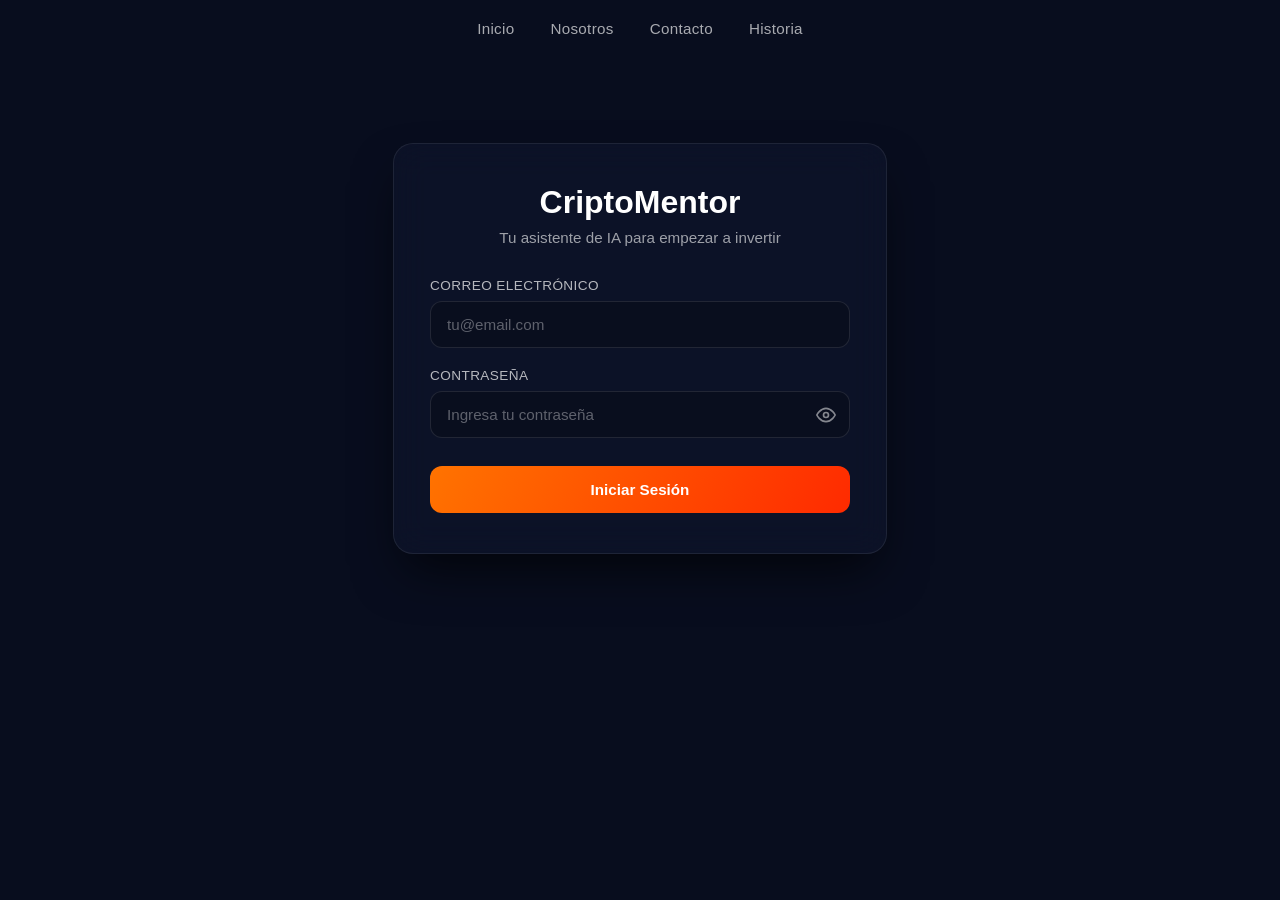
<file: index.html>
<!DOCTYPE html>
<html lang="en">
<head>
    <meta charset="UTF-8">
    <meta name="viewport" content="width=device-width, initial-scale=1.0">
    <title>CriptoMentor - Iniciar Sesion</title>
    <link rel="stylesheet" href="index.css">
</head>
<body>
    <header class="site-header">
    <nav class="main-nav">
<a href="pages/Inicio.html">Inicio</a>
<a href="pages/nosotros.html">Nosotros</a>
<a href="pages/404.html">Contacto</a>
<a href="pages/historia.html">Historia</a>
      </nav>
</header>
<main class="login-container">
        <div class="login-header">
            <h1 class="login-logo">CriptoMentor</h1>
            <p class="login-subtitle">Tu asistente de IA para empezar a invertir</p>
        </div>
        <form class="login-form" id="loginform">
            <div class="form-group">
                <label for="email">correo electrónico</label>
                <input type="email" id="email" name="email" placeholder="tu@email.com" autocomplete="email" required>
            </div>
            <div class="form-group">
                <label for="password">contraseña</label>
                <div class="password-wrapper">
                    <input type="password" id="password" name="password" placeholder="Ingresa tu contraseña" autocomplete="current-password" required>
                    <button type="button" class="toggle-password" id="togglePassword" aria-label="Mostrar contraseña">
                        <svg class="icon-eye" id="iconEye" xmlns="http://www.w3.org/2000/svg" width="20" height="20" viewBox="0 0 24 24">
                            <path d="M1 12s4-8 11-8 11 8 11 8-4 8-11 8-11-8-11-8z"></path>
                            <circle cx="12" cy="12" r="3"></circle>
                        </svg>
                        <svg class="icon-eye-off" id="iconEyeOff" xmlns="http://www.w3.org/2000/svg" width="20" height="20" viewBox="0 0 24 24" hidden>
                            <path d="M17.94 17.94A10.07 10.07 0 0 1 12 20c-7 0-11-8-11-8a18.45 18.45 0 0 1 5.06-5.94"></path>
                            <line x1="1" y1="1" x2="23" y2="23"></line>
                        </svg>
                    </button>
                </div>
            </div>
            <button type="submit" class="btn-login">Iniciar Sesión</button>
        </form>
</main>

<script>
    const togglePassword = document.getElementById('togglePassword');
    const passwordInput = document.getElementById('password');
    const iconEye = document.getElementById('iconEye');
    const iconEyeOff = document.getElementById('iconEyeOff');

    togglePassword.addEventListener('click', () => {
      const ishidden = passwordInput.getAttribute('type') === 'password';
      passwordInput.setAttribute('type', ishidden ? 'text' : 'password');
      iconEye.hidden = !ishidden;
      iconEyeOff.hidden = !ishidden;
      togglePassword.setAttribute('aria-label', ishidden ? 'Ocultar contraseña' : 'Mostrar contraseña');
    });
</script>
</body>
</html>
</file>
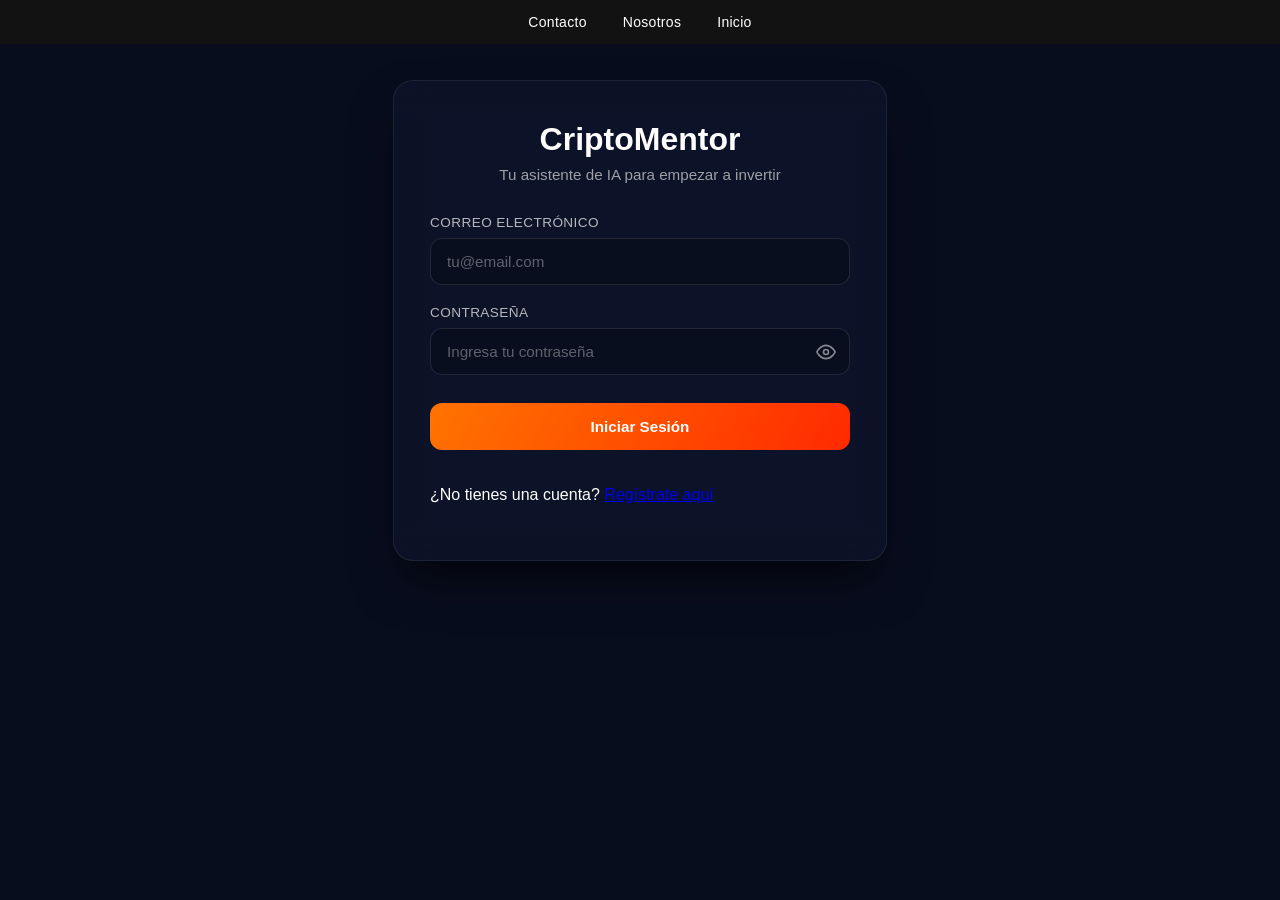
<file: pages/index.html>
<!DOCTYPE html>
<html lang="es">
<head>
    <link rel="stylesheet" href="../index.css">
    <meta charset="UTF-8">
    <meta name="viewport" content="width=device-width, initial-scale=1.0">
    <title>CriptoMentor - Iniciar Sesión</title>
    <style>
        .top-links-bar {
            position: fixed;
            top: 0;
            left: 0;
            width: 100%;
            background-color: #121212;
            padding: 14px 0;
            z-index: 1000;
        }

        .top-links-container {
            display: flex;
            justify-content: center;
            gap: 36px;
            padding: 0 20px;
        }

        .top-link {
            color: #ffffff;
            text-decoration: none;
            font-size: 14px;
            font-weight: 500;
            letter-spacing: 0.3px;
            transition: opacity 0.2s ease;
        }

        .top-link:hover {
            opacity: 0.65;
            text-decoration: underline;
        }

        .top-link:focus-visible {
            outline: 2px solid #ffffff;
            outline-offset: 3px;
            border-radius: 2px;
        }

        @media (max-width: 480px) {
            .top-links-container {
                gap: 20px;
            }
            .top-link {
                font-size: 13px;
            }
        }
    </style>
</head>
<body>

    <nav class="top-links-bar">
        <div class="top-links-container">
            <a href="contacto.html" class="top-link">Contacto</a>
            <a href="nosotros.html" class="top-link">Nosotros</a>
            <a href="Inicio.html" class="top-link">Inicio</a>
        </div>
    </nav>

    <main class="login-container">
        <div class="login-header">
            <h1 class="login-logo">CriptoMentor</h1>
            <p class="login-subtitle">Tu asistente de IA para empezar a invertir</p>
        </div>
        <form class="login-form" id="loginform">
            <div class="form-group">
                <label for="email">correo electrónico</label>
                <input type="email" id="email" name="email" placeholder="tu@email.com" autocomplete="email" required>
            </div>
            <div class="form-group">
                <label for="password">contraseña</label>
                <div class="password-wrapper">
                    <input type="password" id="password" name="password" placeholder="Ingresa tu contraseña" autocomplete="current-password" required>
                    <button type="button" class="toggle-password" id="togglePassword" aria-label="Mostrar contraseña">
                        <svg class="icon-eye" id="iconEye" xmlns="http://www.w3.org/2000/svg" width="20" height="20" viewBox="0 0 24 24" fill="none" stroke="currentColor" stroke-width="2" stroke-linecap="round" stroke-linejoin="round">
                            <path d="M1 12s4-8 11-8 11 8 11 8-4 8-11 8-11-8-11-8z"></path>
                            <circle cx="12" cy="12" r="3"></circle>
                        </svg>
                        <svg class="icon-eye-off" id="iconEyeOff" xmlns="http://www.w3.org/2000/svg" width="20" height="20" viewBox="0 0 24 24" fill="none" stroke="currentColor" stroke-width="2" stroke-linecap="round" stroke-linejoin="round" hidden>
                            <path d="M17.94 17.94A10.07 10.07 0 0 1 12 20c-7 0-11-8-11-8a18.45 18.45 0 0 1 5.06-5.94M9.9 4.24A9.12 9.12 0 0 1 12 4c7 0 11 8 11 8a18.5 18.5 0 0 1-2.16 3.19m-6.72-1.07a3 3 0 1 1-4.24-4.24"></path>
                            <line x1="1" y1="1" x2="23" y2="23"></line>
                        </svg>
                    </button>
                </div>
            </div>
            <button type="submit" class="btn-login">Iniciar Sesión</button>
            <p class="register-text">
                ¿No tienes una cuenta? <a href="register.html">Regístrate aquí</a>
            </p>
        </form>
    </main>

    <script>
        const togglePassword = document.getElementById('togglePassword');
        const passwordInput = document.getElementById('password');
        const iconEye = document.getElementById('iconEye');
        const iconEyeOff = document.getElementById('iconEyeOff');

        togglePassword.addEventListener('click', () => {
            const isHidden = passwordInput.getAttribute('type') === 'password';
            passwordInput.setAttribute('type', isHidden ? 'text' : 'password');
            iconEye.hidden = isHidden;
            iconEyeOff.hidden = !isHidden;
            togglePassword.setAttribute('aria-label', isHidden ? 'Ocultar contraseña' : 'Mostrar contraseña');
        });
    </script>

</body>
</html>
</file>
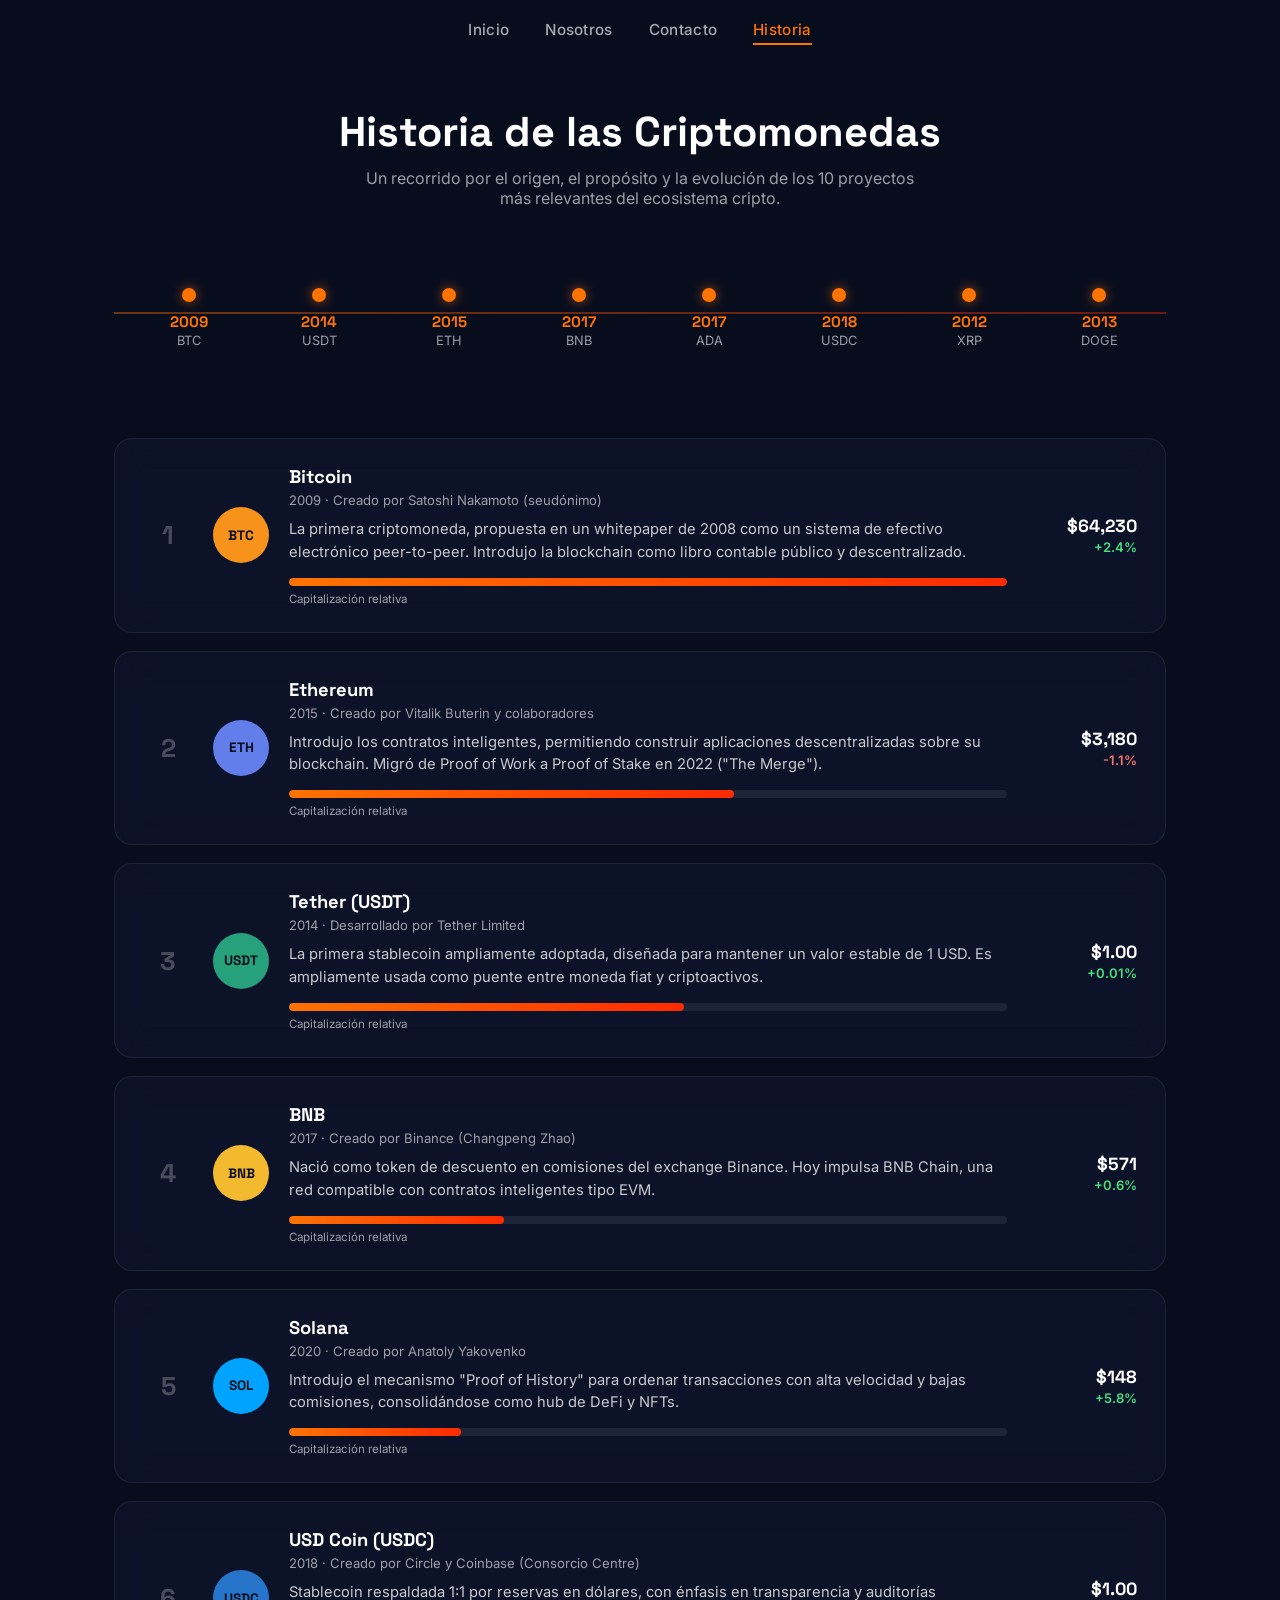
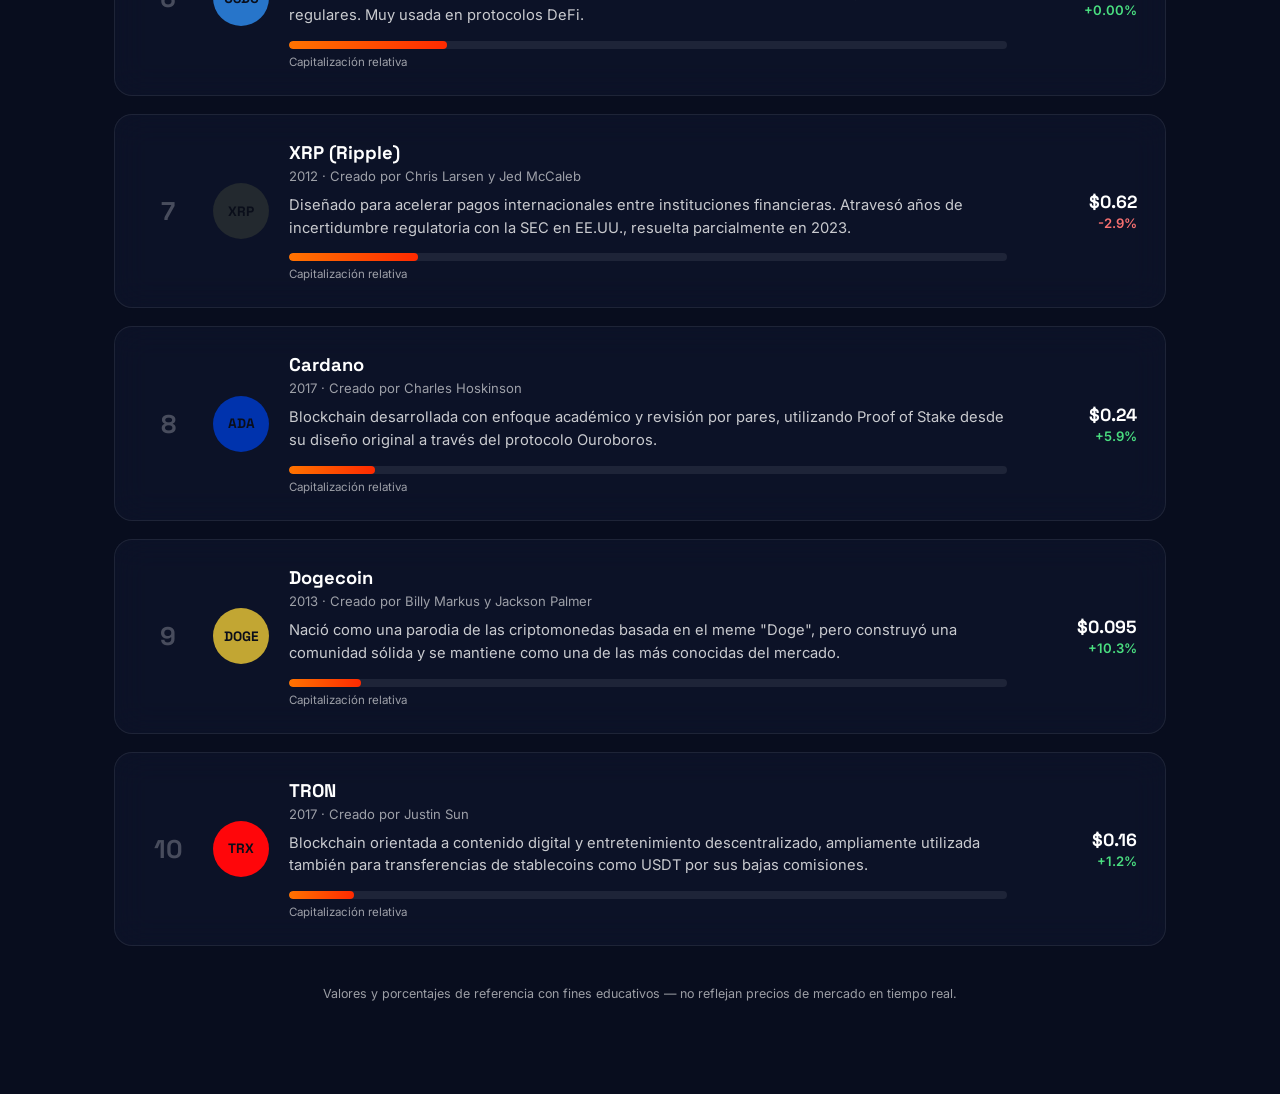
<file: pages/historia.html>
<!DOCTYPE html>
<html lang="es">
<head>
<link rel="icon" type="image/png" href="image (4).webp">
<meta charset="UTF-8">
<meta name="viewport" content="width=device-width, initial-scale=1.0">
<title>Historia de las Criptomonedas — CryptoMentor</title>
<link rel="preconnect" href="https://fonts.googleapis.com">
<link href="https://fonts.googleapis.com/css2?family=Space+Grotesk:wght@400;500;600;700&family=Inter:wght@400;500;600&display=swap" rel="stylesheet">
<style>
    :root {
        --bg-color: #080d1e;
        --brand-orange: #ff7300;
        --brand-red: #ff2a00;
        --glass-bg: rgba(16, 23, 45, 0.6);
        --glass-border: rgba(255, 255, 255, 0.08);
        --muted: rgba(255, 255, 255, 0.6);
    }

    * {
        box-sizing: border-box;
    }

    body {
        font-family: 'Inter', sans-serif;
        background-color: var(--bg-color);
        margin: 0;
        color: white;
        min-height: 100vh;
    }

    .site-header {
        padding: 20px 40px;
    }

    .main-nav {
        display: flex;
        justify-content: center;
        gap: 36px;
    }

    .main-nav a {
        color: rgba(255, 255, 255, 0.65);
        text-decoration: none;
        font-size: 0.95rem;
        font-weight: 500;
        letter-spacing: 0.02em;
        transition: color 0.25s ease;
        padding-bottom: 4px;
        border-bottom: 2px solid transparent;
    }

    .main-nav a:hover {
        color: #fff;
    }

    .main-nav a.active {
        color: var(--brand-orange);
        border-bottom-color: var(--brand-orange);
    }

    main {
        max-width: 1100px;
        margin: 0 auto;
        padding: 20px 24px 80px;
    }

    .page-head {
        text-align: center;
        margin: 20px 0 50px;
    }

    .page-head h1 {
        font-family: 'Space Grotesk', sans-serif;
        font-size: clamp(1.8rem, 4vw, 2.6rem);
        margin: 0 0 10px;
    }

    .page-head p {
        color: var(--muted);
        font-size: 1rem;
        max-width: 560px;
        margin: 0 auto;
    }

    .timeline-scheme {
        display: flex;
        overflow-x: auto;
        gap: 0;
        padding: 30px 10px 40px;
        margin-bottom: 50px;
        position: relative;
    }

    .timeline-scheme::before {
        content: "";
        position: absolute;
        left: 0;
        right: 0;
        top: 54px;
        height: 2px;
        background: linear-gradient(90deg, var(--brand-orange), var(--brand-red));
        opacity: 0.4;
    }

    .timeline-point {
        flex: 0 0 auto;
        width: 130px;
        text-align: center;
        position: relative;
    }

    .timeline-point .dot {
        width: 14px;
        height: 14px;
        border-radius: 50%;
        background: var(--brand-orange);
        box-shadow: 0 0 12px rgba(255, 115, 0, 0.6);
        margin: 0 auto 10px;
        position: relative;
        z-index: 2;
    }

    .timeline-point .year {
        font-family: 'Space Grotesk', sans-serif;
        font-weight: 700;
        font-size: 0.95rem;
        color: var(--brand-orange);
    }

    .timeline-point .sym {
        font-size: 0.8rem;
        color: var(--muted);
        margin-top: 2px;
    }

    .crypto-list {
        display: flex;
        flex-direction: column;
        gap: 18px;
    }

    .crypto-card {
        background: var(--glass-bg);
        backdrop-filter: blur(16px);
        -webkit-backdrop-filter: blur(16px);
        border: 1px solid var(--glass-border);
        border-radius: 18px;
        padding: 26px 28px;
        display: grid;
        grid-template-columns: 50px 56px 1fr auto;
        gap: 20px;
        align-items: center;
    }

    @media (max-width: 720px) {
        .crypto-card {
            grid-template-columns: 40px 48px 1fr;
        }
        .crypto-card .crypto-value-col {
            grid-column: 1 / -1;
            text-align: left;
            margin-top: 10px;
        }
    }

    .crypto-rank {
        font-family: 'Space Grotesk', sans-serif;
        font-size: 1.6rem;
        font-weight: 700;
        color: rgba(255, 255, 255, 0.25);
        text-align: center;
    }

    .crypto-icon {
        width: 56px;
        height: 56px;
        border-radius: 50%;
        display: flex;
        align-items: center;
        justify-content: center;
        font-family: 'Space Grotesk', sans-serif;
        font-weight: 700;
        font-size: 0.85rem;
        color: #0a0e1a;
    }

    .crypto-body h3 {
        margin: 0 0 4px;
        font-family: 'Space Grotesk', sans-serif;
        font-size: 1.15rem;
    }

    .crypto-body .meta {
        color: var(--muted);
        font-size: 0.82rem;
        margin-bottom: 10px;
    }

    .crypto-body p {
        margin: 0 0 14px;
        color: rgba(255, 255, 255, 0.78);
        font-size: 0.92rem;
        line-height: 1.55;
    }

    .cap-bar-track {
        width: 100%;
        height: 8px;
        background: rgba(255, 255, 255, 0.08);
        border-radius: 100px;
        overflow: hidden;
    }

    .cap-bar-fill {
        height: 100%;
        border-radius: 100px;
        background: linear-gradient(90deg, var(--brand-orange), var(--brand-red));
    }

    .cap-bar-label {
        font-size: 0.72rem;
        color: var(--muted);
        margin-top: 6px;
    }

    .crypto-value-col {
        text-align: right;
        min-width: 110px;
    }

    .crypto-value {
        font-family: 'Space Grotesk', sans-serif;
        font-size: 1.1rem;
        font-weight: 700;
    }

    .crypto-change {
        font-size: 0.82rem;
        font-weight: 600;
        margin-top: 2px;
    }

    .up { color: #4ade80; }
    .down { color: #f87171; }

    .disclaimer {
        text-align: center;
        color: var(--muted);
        font-size: 0.78rem;
        margin-top: 40px;
    }
</style>
</head>
<body>

<header class="site-header">
    <nav class="main-nav">
        <a href="Inicio.html">Inicio</a>
        <a href="nosotros.html">Nosotros</a>
        <a href="404.html">Contacto</a>
        <a href="historia.html" class="active">Historia</a>
    </nav>
</header>

<main>
    <div class="page-head">
        <h1>Historia de las Criptomonedas</h1>
        <p>Un recorrido por el origen, el propósito y la evolución de los 10 proyectos más relevantes del ecosistema cripto.</p>
    </div>

    <div class="timeline-scheme" id="timeline">
        <div class="timeline-point"><div class="dot"></div><div class="year">2009</div><div class="sym">BTC</div></div>
        <div class="timeline-point"><div class="dot"></div><div class="year">2014</div><div class="sym">USDT</div></div>
        <div class="timeline-point"><div class="dot"></div><div class="year">2015</div><div class="sym">ETH</div></div>
        <div class="timeline-point"><div class="dot"></div><div class="year">2017</div><div class="sym">BNB</div></div>
        <div class="timeline-point"><div class="dot"></div><div class="year">2017</div><div class="sym">ADA</div></div>
        <div class="timeline-point"><div class="dot"></div><div class="year">2018</div><div class="sym">USDC</div></div>
        <div class="timeline-point"><div class="dot"></div><div class="year">2012</div><div class="sym">XRP</div></div>
        <div class="timeline-point"><div class="dot"></div><div class="year">2013</div><div class="sym">DOGE</div></div>
        <div class="timeline-point"><div class="dot"></div><div class="year">2017</div><div class="sym">TRX</div></div>
        <div class="timeline-point"><div class="dot"></div><div class="year">2020</div><div class="sym">SOL</div></div>
    </div>

    <div class="crypto-list">

        <div class="crypto-card">
            <div class="crypto-rank">1</div>
            <div class="crypto-icon" style="background:#f7931a;">BTC</div>
            <div class="crypto-body">
                <h3>Bitcoin</h3>
                <div class="meta">2009 · Creado por Satoshi Nakamoto (seudónimo)</div>
                <p>La primera criptomoneda, propuesta en un whitepaper de 2008 como un sistema de efectivo electrónico peer-to-peer. Introdujo la blockchain como libro contable público y descentralizado.</p>
                <div class="cap-bar-track"><div class="cap-bar-fill" style="width:100%;"></div></div>
                <div class="cap-bar-label">Capitalización relativa</div>
            </div>
            <div class="crypto-value-col">
                <div class="crypto-value">$64,230</div>
                <div class="crypto-change up">+2.4%</div>
            </div>
        </div>

        <div class="crypto-card">
            <div class="crypto-rank">2</div>
            <div class="crypto-icon" style="background:#627eea;">ETH</div>
            <div class="crypto-body">
                <h3>Ethereum</h3>
                <div class="meta">2015 · Creado por Vitalik Buterin y colaboradores</div>
                <p>Introdujo los contratos inteligentes, permitiendo construir aplicaciones descentralizadas sobre su blockchain. Migró de Proof of Work a Proof of Stake en 2022 ("The Merge").</p>
                <div class="cap-bar-track"><div class="cap-bar-fill" style="width:62%;"></div></div>
                <div class="cap-bar-label">Capitalización relativa</div>
            </div>
            <div class="crypto-value-col">
                <div class="crypto-value">$3,180</div>
                <div class="crypto-change down">-1.1%</div>
            </div>
        </div>

        <div class="crypto-card">
            <div class="crypto-rank">3</div>
            <div class="crypto-icon" style="background:#26a17b;">USDT</div>
            <div class="crypto-body">
                <h3>Tether (USDT)</h3>
                <div class="meta">2014 · Desarrollado por Tether Limited</div>
                <p>La primera stablecoin ampliamente adoptada, diseñada para mantener un valor estable de 1 USD. Es ampliamente usada como puente entre moneda fiat y criptoactivos.</p>
                <div class="cap-bar-track"><div class="cap-bar-fill" style="width:55%;"></div></div>
                <div class="cap-bar-label">Capitalización relativa</div>
            </div>
            <div class="crypto-value-col">
                <div class="crypto-value">$1.00</div>
                <div class="crypto-change up">+0.01%</div>
            </div>
        </div>

        <div class="crypto-card">
            <div class="crypto-rank">4</div>
            <div class="crypto-icon" style="background:#f3ba2f;">BNB</div>
            <div class="crypto-body">
                <h3>BNB</h3>
                <div class="meta">2017 · Creado por Binance (Changpeng Zhao)</div>
                <p>Nació como token de descuento en comisiones del exchange Binance. Hoy impulsa BNB Chain, una red compatible con contratos inteligentes tipo EVM.</p>
                <div class="cap-bar-track"><div class="cap-bar-fill" style="width:30%;"></div></div>
                <div class="cap-bar-label">Capitalización relativa</div>
            </div>
            <div class="crypto-value-col">
                <div class="crypto-value">$571</div>
                <div class="crypto-change up">+0.6%</div>
            </div>
        </div>

        <div class="crypto-card">
            <div class="crypto-rank">5</div>
            <div class="crypto-icon" style="background:#00a3ff;">SOL</div>
            <div class="crypto-body">
                <h3>Solana</h3>
                <div class="meta">2020 · Creado por Anatoly Yakovenko</div>
                <p>Introdujo el mecanismo "Proof of History" para ordenar transacciones con alta velocidad y bajas comisiones, consolidándose como hub de DeFi y NFTs.</p>
                <div class="cap-bar-track"><div class="cap-bar-fill" style="width:24%;"></div></div>
                <div class="cap-bar-label">Capitalización relativa</div>
            </div>
            <div class="crypto-value-col">
                <div class="crypto-value">$148</div>
                <div class="crypto-change up">+5.8%</div>
            </div>
        </div>

        <div class="crypto-card">
            <div class="crypto-rank">6</div>
            <div class="crypto-icon" style="background:#2775ca;">USDC</div>
            <div class="crypto-body">
                <h3>USD Coin (USDC)</h3>
                <div class="meta">2018 · Creado por Circle y Coinbase (Consorcio Centre)</div>
                <p>Stablecoin respaldada 1:1 por reservas en dólares, con énfasis en transparencia y auditorías regulares. Muy usada en protocolos DeFi.</p>
                <div class="cap-bar-track"><div class="cap-bar-fill" style="width:22%;"></div></div>
                <div class="cap-bar-label">Capitalización relativa</div>
            </div>
            <div class="crypto-value-col">
                <div class="crypto-value">$1.00</div>
                <div class="crypto-change up">+0.00%</div>
            </div>
        </div>

        <div class="crypto-card">
            <div class="crypto-rank">7</div>
            <div class="crypto-icon" style="background:#23292f;">XRP</div>
            <div class="crypto-body">
                <h3>XRP (Ripple)</h3>
                <div class="meta">2012 · Creado por Chris Larsen y Jed McCaleb</div>
                <p>Diseñado para acelerar pagos internacionales entre instituciones financieras. Atravesó años de incertidumbre regulatoria con la SEC en EE.UU., resuelta parcialmente en 2023.</p>
                <div class="cap-bar-track"><div class="cap-bar-fill" style="width:18%;"></div></div>
                <div class="cap-bar-label">Capitalización relativa</div>
            </div>
            <div class="crypto-value-col">
                <div class="crypto-value">$0.62</div>
                <div class="crypto-change down">-2.9%</div>
            </div>
        </div>

        <div class="crypto-card">
            <div class="crypto-rank">8</div>
            <div class="crypto-icon" style="background:#0033ad;">ADA</div>
            <div class="crypto-body">
                <h3>Cardano</h3>
                <div class="meta">2017 · Creado por Charles Hoskinson</div>
                <p>Blockchain desarrollada con enfoque académico y revisión por pares, utilizando Proof of Stake desde su diseño original a través del protocolo Ouroboros.</p>
                <div class="cap-bar-track"><div class="cap-bar-fill" style="width:12%;"></div></div>
                <div class="cap-bar-label">Capitalización relativa</div>
            </div>
            <div class="crypto-value-col">
                <div class="crypto-value">$0.24</div>
                <div class="crypto-change up">+5.9%</div>
            </div>
        </div>

        <div class="crypto-card">
            <div class="crypto-rank">9</div>
            <div class="crypto-icon" style="background:#c2a633;">DOGE</div>
            <div class="crypto-body">
                <h3>Dogecoin</h3>
                <div class="meta">2013 · Creado por Billy Markus y Jackson Palmer</div>
                <p>Nació como una parodia de las criptomonedas basada en el meme "Doge", pero construyó una comunidad sólida y se mantiene como una de las más conocidas del mercado.</p>
                <div class="cap-bar-track"><div class="cap-bar-fill" style="width:10%;"></div></div>
                <div class="cap-bar-label">Capitalización relativa</div>
            </div>
            <div class="crypto-value-col">
                <div class="crypto-value">$0.095</div>
                <div class="crypto-change up">+10.3%</div>
            </div>
        </div>

        <div class="crypto-card">
            <div class="crypto-rank">10</div>
            <div class="crypto-icon" style="background:#ff060a;">TRX</div>
            <div class="crypto-body">
                <h3>TRON</h3>
                <div class="meta">2017 · Creado por Justin Sun</div>
                <p>Blockchain orientada a contenido digital y entretenimiento descentralizado, ampliamente utilizada también para transferencias de stablecoins como USDT por sus bajas comisiones.</p>
                <div class="cap-bar-track"><div class="cap-bar-fill" style="width:9%;"></div></div>
                <div class="cap-bar-label">Capitalización relativa</div>
            </div>
            <div class="crypto-value-col">
                <div class="crypto-value">$0.16</div>
                <div class="crypto-change up">+1.2%</div>
            </div>
        </div>

    </div>

    <p class="disclaimer">Valores y porcentajes de referencia con fines educativos — no reflejan precios de mercado en tiempo real.</p>
</main>

</body>
</html>
</file>
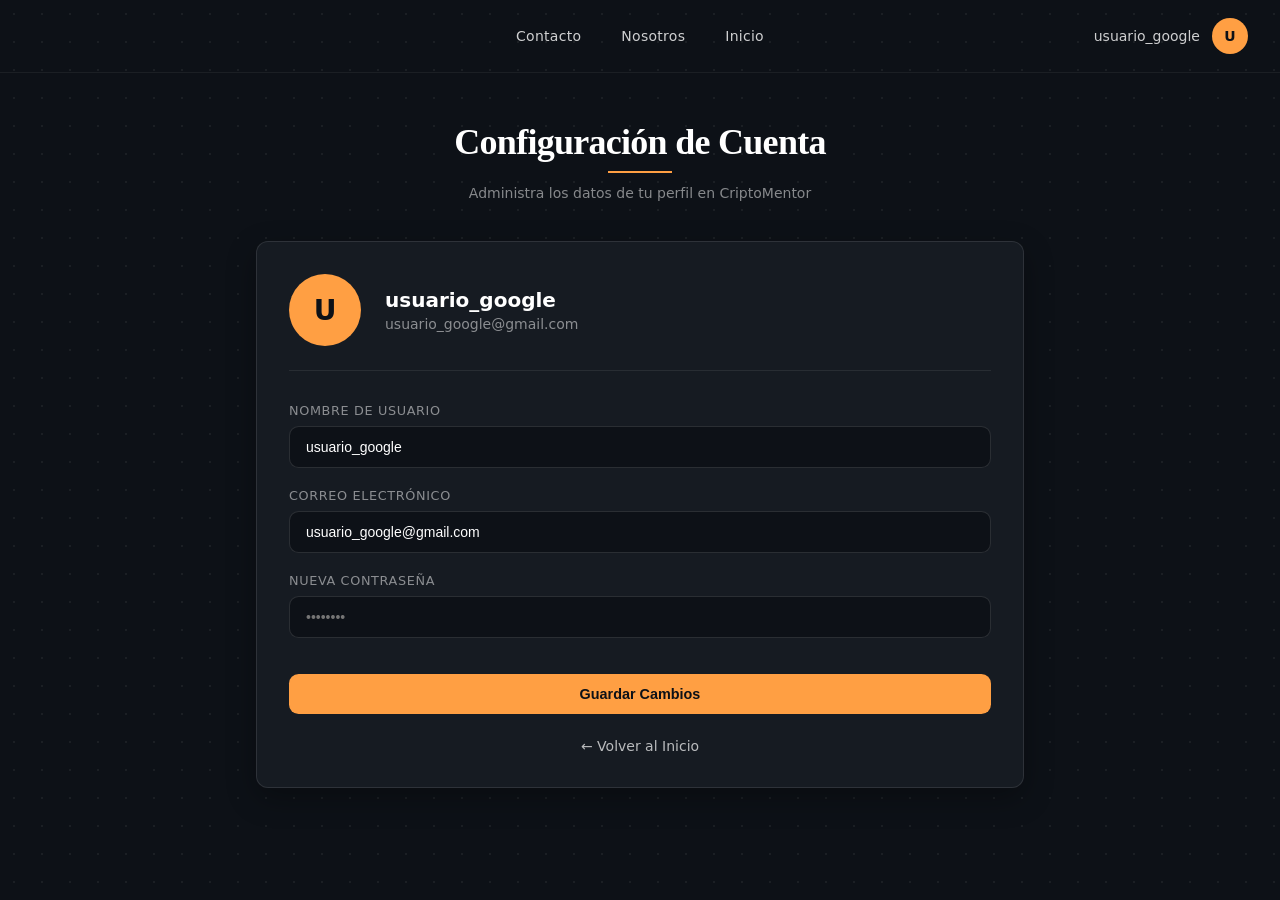
<file: pages/miperfil.html>
<!DOCTYPE html>
<html lang="es">
<head>
  <meta charset="UTF-8">
  <meta name="viewport" content="width=device-width, initial-scale=1.0">
  <title>Mi Perfil - CriptoMentor</title>
  <style>
    * {
      margin: 0;
      padding: 0;
      box-sizing: border-box;
    }

    body {
      font-family: ui-sans-serif, system-ui, -apple-system, "Segoe UI", Roboto, sans-serif;
      background-color: #0d1117;
      color: #ffffff;
      min-height: 100vh;
      position: relative;
      overflow-x: hidden;
    }

    body::before {
      content: "";
      position: fixed;
      inset: 0;
      background-image: radial-gradient(circle, rgba(255, 255, 255, 0.06) 1px, transparent 1px);
      background-size: 28px 28px;
      pointer-events: none;
      z-index: 0;
    }

    
    header {
      position: relative;
      z-index: 50;
      width: 100%;
      padding: 1.75rem 2rem;
      display: flex;
      justify-content: center;
      align-items: center;
      border-bottom: 1px solid rgba(255, 255, 255, 0.06);
    }

    nav {
      display: flex;
      gap: 2.5rem;
    }

    nav a {
      color: rgba(255, 255, 255, 0.8);
      text-decoration: none;
      font-size: 0.875rem;
      font-weight: 500;
      letter-spacing: 0.02em;
      transition: color 0.2s;
    }

    nav a:hover {
      color: #ffffff;
    }

    nav a.activo {
      color: #ff9f43;
    }

    .user-profile {
      position: absolute;
      right: 2rem;
      display: flex;
      align-items: center;
      gap: 0.75rem;
      cursor: pointer;
    }

    .user-avatar {
      display: flex;
      align-items: center;
      justify-content: center;
      width: 2.25rem;
      height: 2.25rem;
      border-radius: 9999px;
      background-color: #ff9f43;
      color: #0d1117;
      font-weight: 700;
      font-size: 0.875rem;
    }

    .user-name {
      font-size: 0.875rem;
      color: rgba(255, 255, 255, 0.8);
      font-weight: 500;
    }

    main {
      position: relative;
      z-index: 10;
      max-width: 50rem;
      margin: 0 auto;
      padding: 3rem 1rem;
    }

    .encabezado {
      text-align: center;
      margin-bottom: 2.5rem;
    }

    .encabezado h1 {
      font-family: Georgia, "Times New Roman", serif;
      font-size: 2.25rem;
      font-weight: 700;
      letter-spacing: -0.02em;
    }

    .encabezado hr {
      width: 4rem;
      height: 2px;
      border: none;
      background-color: #ff9f43;
      margin: 0.5rem auto;
    }

    .encabezado p {
      margin-top: 0.75rem;
      font-size: 0.875rem;
      color: rgba(255, 255, 255, 0.5);
    }

    .perfil-card {
      background-color: #161b22;
      border: 1px solid rgba(255, 255, 255, 0.1);
      border-radius: 0.75rem;
      padding: 2rem;
      box-shadow: 0 10px 30px rgba(0, 0, 0, 0.3);
    }

    .perfil-header-flex {
      display: flex;
      align-items: center;
      gap: 1.5rem;
      margin-bottom: 2rem;
      padding-bottom: 1.5rem;
      border-bottom: 1px solid rgba(255, 255, 255, 0.08);
    }

    .avatar-grande {
      width: 4.5rem;
      height: 4.5rem;
      border-radius: 9999px;
      background-color: #ff9f43;
      color: #0d1117;
      display: flex;
      align-items: center;
      justify-content: center;
      font-size: 1.75rem;
      font-weight: 700;
    }

    .perfil-info h2 {
      font-size: 1.25rem;
      font-weight: 600;
      color: #ffffff;
    }

    .perfil-info p {
      font-size: 0.875rem;
      color: rgba(255, 255, 255, 0.5);
      margin-top: 0.25rem;
    }

    .form-group {
      margin-bottom: 1.25rem;
    }

    .form-group label {
      display: block;
      font-size: 0.8rem;
      text-transform: uppercase;
      letter-spacing: 0.05em;
      color: rgba(255, 255, 255, 0.5);
      margin-bottom: 0.5rem;
    }

    .form-group input {
      width: 100%;
      background-color: #0d1117;
      border: 1px solid rgba(255, 255, 255, 0.12);
      border-radius: 0.6rem;
      padding: 0.75rem 1rem;
      font-size: 0.875rem;
      color: #ffffff;
      outline: none;
      transition: border-color 0.2s, box-shadow 0.2s;
    }

    .form-group input:focus {
      border-color: #ff9f43;
      box-shadow: 0 0 0 2px rgba(255, 159, 67, 0.15);
    }

    .btn-guardar {
      display: inline-block;
      width: 100%;
      margin-top: 1rem;
      padding: 0.75rem;
      background-color: #ff9f43;
      color: #0d1117;
      border: none;
      border-radius: 0.6rem;
      font-size: 0.9rem;
      font-weight: 600;
      cursor: pointer;
      transition: opacity 0.2s, transform 0.15s;
    }

    .btn-guardar:hover {
      opacity: 0.9;
      transform: scale(1.01);
    }

    .btn-volver {
      display: inline-block;
      margin-top: 1.5rem;
      text-align: center;
      width: 100%;
      color: rgba(255, 255, 255, 0.7);
      text-decoration: none;
      font-size: 0.875rem;
      transition: color 0.2s;
    }

    .btn-volver:hover {
      color: #ff9f43;
    }
  </style>
</head>
<body>

  <header>
    <nav>
      <a href="contacto.html">Contacto</a>
      <a href="nosotros.html">Nosotros</a>
      <a href="index.html">Inicio</a>
    </nav>
    <div class="user-profile">
      <span class="user-name">usuario_google</span>
      <div class="user-avatar">U</div>
    </div>
  </header>

  <main>
    <div class="encabezado">
      <h1>Configuración de Cuenta</h1>
      <hr>
      <p>Administra los datos de tu perfil en CriptoMentor</p>
    </div>

    <div class="perfil-card">
      <div class="perfil-header-flex">
        <div class="avatar-grande">U</div>
        <div class="perfil-info">
          <h2>usuario_google</h2>
          <p>usuario_google@gmail.com</p>
        </div>
      </div>

      <form onsubmit="event.preventDefault(); alert('Cambios guardados correctamente');">
        <div class="form-group">
          <label for="nombre">Nombre de Usuario</label>
          <input type="text" id="nombre" value="usuario_google">
        </div>

        <div class="form-group">
          <label for="email">Correo Electrónico</label>
          <input type="email" id="email" value="usuario_google@gmail.com">
        </div>

        <div class="form-group">
          <label for="password">Nueva Contraseña</label>
          <input type="password" id="password" placeholder="••••••••">
        </div>

        <button type="submit" class="btn-guardar">Guardar Cambios</button>
      </form>

      <a href="index.html" class="btn-volver">← Volver al Inicio</a>
    </div>
  </main>

</body>
</html>
</file>
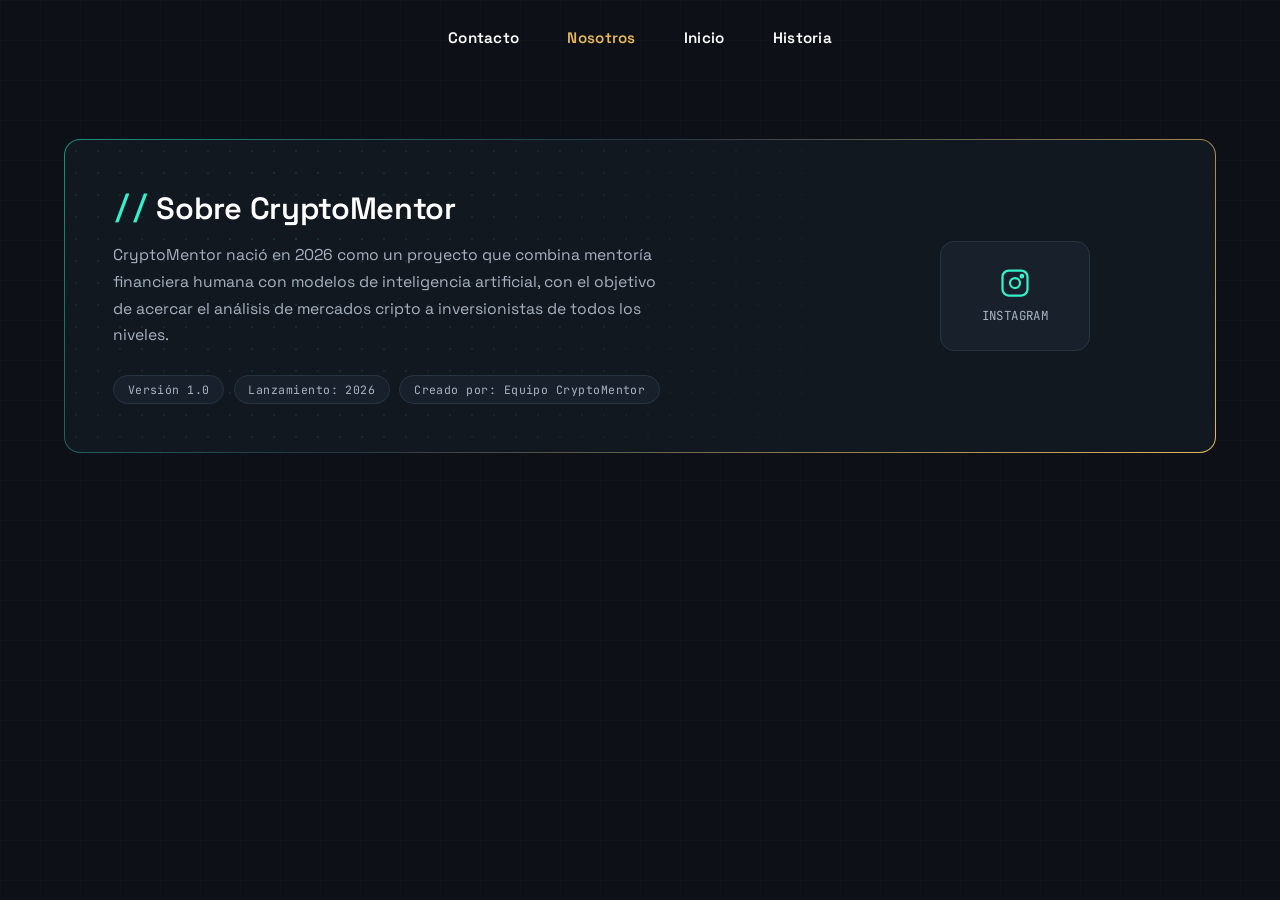
<file: pages/nosotros.html>
<!DOCTYPE html>
<html lang="es">
<head>
  <link rel="icon" type="image/png" href="../image (4).webp">
<meta charset="UTF-8">
<meta name="viewport" content="width=device-width, initial-scale=1.0">
<title>Nosotros — CryptoMentor</title>
<link rel="preconnect" href="https://fonts.googleapis.com">
<link href="https://fonts.googleapis.com/css2?family=Space+Grotesk:wght@400;500;600;700&family=Inter:wght@400;500;600&family=JetBrains+Mono:wght@400;500;600&display=swap" rel="stylesheet">
<link rel="stylesheet" href="nosotros.css">
</head>
<body>

<header class="site-header">
  <nav class="main-nav">
    <a href="404.html">Contacto</a>
    <a href="nosotros.html" class="active">Nosotros</a>
    <a href="Inicio.html">Inicio</a>
    <a href="historia.html">Historia</a>
  </nav>
</header>

<main>
  <section class="project-info" id="proyecto">
    <div class="info-content">
      <h2>Sobre CryptoMentor</h2>
      <p>
        CryptoMentor nació en 2026 como un proyecto que combina mentoría financiera
        humana con modelos de inteligencia artificial, con el objetivo de acercar
        el análisis de mercados cripto a inversionistas de todos los niveles.
      </p>
      <div class="project-meta">
        <span>Versión 1.0</span>
        <span>Lanzamiento: 2026</span>
        <span>Creado por: Equipo CryptoMentor</span>
      </div>
    </div>

    <div class="social-links">
      <a href="https://www.instagram.com/cryptomentorarg/" target="_blank" rel="noopener" aria-label="Instagram">
        <svg viewBox="0 0 24 24" fill="none" stroke="currentColor" stroke-width="1.8"><rect x="2" y="2" width="20" height="20" rx="5"/><circle cx="12" cy="12" r="4"/><circle cx="17.5" cy="6.5" r="1"/></svg>
        <span>Instagram</span>
      </a>
    </div>
  </section>
</main>

</body>
</html>
</file>
<file: index.css>
:root {
    --bg-color: #080d1e;
    --brand-orange: #ff7300;
    --brand-red: #ff2a00;
    --glass-bg: rgba(16, 23, 45, 0.6);
    --glass-border: rgba(255, 255, 255, 0.08);
}

body {
    font-family: 'Inter', sans-serif;
    background-color: var(--bg-color);
    margin: 0;
    overflow: hidden;
    color: white;
}

.grid-background {
    position: absolute;
    top: -50%;
    left: -50%;
    width: 200%;
    height: 200%;
    background-image: 
        linear-gradient(rgba(255, 255, 255, 0.03) 1px, transparent 1px),
        linear-gradient(90deg, rgba(255, 255, 255, 0.03) 1px, transparent 1px);
    background-size: 50px 50px;
    animation: moveGrid 15s linear infinite;
    z-index: 1;
    pointer-events: none;
}

@keyframes moveGrid {
    0% { transform: translate(0, 0); }
    100% { transform: translate(50px, 50px); }
}

.ambient-glow {
    position: absolute;
    top: 50%;
    left: 50%;
    transform: translate(-50%, -50%);
    width: 50vw;
    height: 50vh;
    background: radial-gradient(circle, rgba(255,115,0,0.15) 0%, rgba(8,13,30,0) 70%);
    z-index: 2;
    pointer-events: none;
    filter: blur(40px);
}

.chart-container-bg {
    position: absolute;
    z-index: 2;
    opacity: 0.4;
    pointer-events: none;
}

.chart-top-left { top: 5%; left: -5%; width: 50vw; height: 40vh; }
.chart-bottom-right { bottom: 5%; right: -5%; width: 50vw; height: 40vh; }

.glass-card {
    background: var(--glass-bg);
    backdrop-filter: blur(16px);
    -webkit-backdrop-filter: blur(16px);
    border: 1px solid var(--glass-border);
    box-shadow: 0 25px 50px -12px rgba(0, 0, 0, 0.7);
    z-index: 10;
}

.logo-glow {
    box-shadow: 0 0 20px rgba(255, 115, 0, 0.4), inset 0 0 10px rgba(255, 42, 0, 0.4);
}

.custom-input {
    background: rgba(0, 0, 0, 0.2);
    border: 1px solid rgba(255, 255, 255, 0.1);
    transition: all 0.3s ease;
}

.custom-input:focus {
    border-color: #3b82f6;
    background: rgba(0, 0, 0, 0.4);
    box-shadow: 0 0 0 2px rgba(59, 130, 246, 0.2);
    outline: none;
}

.input-group:focus-within .input-icon {
    color: #3b82f6;
}
.login-container {
    max-width: 420px;
    margin: 80px auto;
    padding: 40px 36px;
    background: var(--glass-bg);
    backdrop-filter: blur(16px);
    -webkit-backdrop-filter: blur(16px);
    border: 1px solid var(--glass-border);
    border-radius: 20px;
    box-shadow: 0 25px 50px -12px rgba(0, 0, 0, 0.7);
}
.login-header {
    text-align: center;
    margin-bottom: 32px;
}

.login-logo {
    font-size: 2rem;
    font-weight: 700;
    color: #fff;
    margin: 0 0 8px;
}

.login-subtitle {
    color: rgba(255, 255, 255, 0.6);
    font-size: 0.95rem;
    margin: 0;
}

.login-form {
    display: flex;
    flex-direction: column;
    gap: 20px;
}

.form-group {
    display: flex;
    flex-direction: column;
    gap: 8px;
}

.form-group label {
    font-size: 0.85rem;
    color: rgba(255, 255, 255, 0.7);
    text-transform: uppercase;
    letter-spacing: 0.03em;
}

.form-group input {
    padding: 14px 16px;
    border-radius: 12px;
    background: rgba(0, 0, 0, 0.2);
    border: 1px solid rgba(255, 255, 255, 0.1);
    color: #fff;
    font-size: 0.95rem;
    transition: all 0.3s ease;
}

.form-group input::placeholder {
    color: rgba(255, 255, 255, 0.35);
}

.form-group input:focus {
    outline: none;
    border-color: var(--brand-orange);
    background: rgba(0, 0, 0, 0.4);
    box-shadow: 0 0 0 3px rgba(255, 115, 0, 0.15);
}

.password-wrapper {
    position: relative;
    display: flex;
    align-items: center;
}

.password-wrapper input {
    width: 100%;
    padding-right: 48px;
}

.toggle-password {
    position: absolute;
    right: 14px;
    background: none;
    border: none;
    cursor: pointer;
    color: rgba(255, 255, 255, 0.5);
    display: flex;
    align-items: center;
    padding: 0;
}

.toggle-password:hover {
    color: #fff;
}

.icon-eye,
.icon-eye-off {
    stroke: currentColor;
    fill: none;
    stroke-width: 2;
}

.icon-eye-off[hidden],
.icon-eye[hidden] {
    display: none;
}

.btn-login {
    margin-top: 8px;
    padding: 15px;
    border: none;
    border-radius: 12px;
    background: linear-gradient(120deg, var(--brand-orange), var(--brand-red));
    color: #fff;
    font-weight: 700;
    font-size: 0.95rem;
    cursor: pointer;
    transition: transform 0.25s ease, box-shadow 0.25s ease;
}

.btn-login:hover {
    transform: translateY(-2px);
    box-shadow: 0 10px 30px -8px rgba(255, 115, 0, 0.6);
}
.site-header {
    padding: 20px 40px;
}

.main-nav {
    display: flex;
    justify-content: center;
    gap: 36px;
}

.main-nav a {
    color: rgba(255, 255, 255, 0.65);
    text-decoration: none;
    font-size: 0.95rem;
    font-weight: 500;
    letter-spacing: 0.02em;
    transition: color 0.25s ease;
    padding-bottom: 4px;
    border-bottom: 2px solid transparent;
}

.main-nav a:hover {
    color: #fff;
}

.main-nav a.active {
    color: var(--brand-orange);
    border-bottom-color: var(--brand-orange);
}
</file>
<file: pages/nosotros.css>
:root {
    --bg-main: #0d1117;
    --bg-panel: #121820;
    --bg-panel-2: #18212b;
    --line: #263442;
    --accent-cyan: #35f0c9;
    --accent-cyan-dim: #1b8f7a;
    --accent-gold: #e8b85c;
    --text-primary: #ffffff;
    --text-secondary: #a8b3c2;
}

* {
    margin: 0;
    padding: 0;
    box-sizing: border-box;
}

body {
    font-family: "Space Grotesk", "Segoe UI", Arial, sans-serif;
    background-color: var(--bg-main);
    color: var(--text-primary);
    min-height: 100vh;
    overflow-x: hidden;
}

body::before {
    content: "";
    position: fixed;
    inset: 0;
    pointer-events: none;
    z-index: -1;
    background-image:
        linear-gradient(rgba(53, 240, 201, 0.025) 1px, transparent 1px),
        linear-gradient(90deg, rgba(53, 240, 201, 0.025) 1px, transparent 1px);
    background-size: 40px 40px;
}

/* Header y navegación */

.site-header {
    padding: 1.75rem clamp(1.5rem, 5vw, 4rem);
}

.main-nav {
    display: flex;
    justify-content: center;
    align-items: center;
    gap: clamp(1.5rem, 4vw, 3rem);
}

.main-nav a {
    color: var(--text-primary);
    font-weight: 600;
    font-size: 0.95rem;
    letter-spacing: 0.02em;
    text-decoration: none;
    transition: color 0.2s ease;
}

.main-nav a:hover {
    color: var(--accent-gold);
}

.main-nav a.active {
    color: var(--accent-gold);
}

.main-nav a:focus-visible {
    outline: 2px solid var(--accent-cyan);
    outline-offset: 3px;
    border-radius: 2px;
}

.project-info {
    position: relative;
    display: grid;
    grid-template-columns: 1.4fr 0.6fr;
    gap: 2.5rem;
    align-items: center;
    margin: 4rem clamp(1.5rem, 5vw, 4rem);
    padding: clamp(2rem, 4vw, 3rem);
    border-radius: 16px;
    background:
        linear-gradient(var(--bg-panel), var(--bg-panel)) padding-box,
        linear-gradient(135deg, var(--accent-cyan-dim), var(--line) 40%, var(--accent-gold) 100%) border-box;
    border: 1px solid transparent;
    overflow: hidden;
}

.project-info::before {
    content: "";
    position: absolute;
    inset: 0;
    background-image: radial-gradient(circle, rgba(53, 240, 201, 0.12) 1px, transparent 1px);
    background-size: 22px 22px;
    mask-image: radial-gradient(circle at 20% 30%, black 0%, transparent 70%);
    -webkit-mask-image: radial-gradient(circle at 20% 30%, black 0%, transparent 70%);
    pointer-events: none;
}

.project-info .info-content {
    position: relative;
    z-index: 1;
}

.project-info h2 {
    font-family: "Space Grotesk", "Segoe UI", Arial, sans-serif;
    font-weight: 600;
    font-size: clamp(1.5rem, 2.4vw, 2rem);
    margin-bottom: 0.9rem;
    letter-spacing: -0.01em;
    color: var(--text-primary);
}

.project-info h2::before {
    content: "//";
    font-family: "JetBrains Mono", "Courier New", monospace;
    color: var(--accent-cyan);
    margin-right: 0.5rem;
    font-weight: 500;
}

.project-info p {
    color: var(--text-secondary);
    font-size: 0.98rem;
    line-height: 1.7;
    max-width: 56ch;
    margin-bottom: 1.6rem;
}

.project-meta {
    display: flex;
    flex-wrap: wrap;
    gap: 0.6rem;
}

.project-meta span {
    font-family: "JetBrains Mono", "Courier New", monospace;
    font-size: 0.72rem;
    letter-spacing: 0.04em;
    color: var(--text-secondary);
    padding: 0.4rem 0.85rem;
    border: 1px solid var(--line);
    border-radius: 999px;
    background: var(--bg-panel-2);
    transition: border-color 0.2s ease, color 0.2s ease, transform 0.2s ease;
}

.project-meta span:hover {
    border-color: var(--accent-cyan-dim);
    color: var(--accent-cyan);
    transform: translateY(-2px);
}

.social-links {
    position: relative;
    z-index: 1;
    display: flex;
    justify-content: center;
}

.social-links a {
    display: flex;
    flex-direction: column;
    align-items: center;
    justify-content: center;
    gap: 0.6rem;
    padding: 1.6rem 2.2rem;
    min-width: 150px;
    border-radius: 14px;
    border: 1px solid var(--line);
    background: var(--bg-panel-2);
    color: var(--text-secondary);
    font-family: "JetBrains Mono", "Courier New", monospace;
    font-size: 0.78rem;
    letter-spacing: 0.03em;
    text-transform: uppercase;
    text-decoration: none;
    transition: transform 0.25s ease, border-color 0.25s ease, color 0.25s ease, box-shadow 0.25s ease;
}

.social-links a svg {
    width: 30px;
    height: 30px;
    stroke: var(--accent-cyan);
    transition: transform 0.25s ease, filter 0.25s ease;
}

.social-links a:hover {
    transform: translateY(-4px);
    border-color: var(--accent-cyan);
    color: var(--text-primary);
    box-shadow: 0 10px 30px rgba(53, 240, 201, 0.18);
}

.social-links a:hover svg {
    transform: scale(1.08);
    filter: drop-shadow(0 0 6px rgba(53, 240, 201, 0.6));
}

.social-links a:focus-visible {
    outline: 2px solid var(--accent-cyan);
    outline-offset: 3px;
}

@media (max-width: 780px) {
    .project-info {
        grid-template-columns: 1fr;
        text-align: left;
        gap: 2rem;
        margin: 2rem 1rem;
        padding: 2rem 1.5rem;
    }

    .social-links {
        justify-content: flex-start;
    }

    .social-links a {
        width: 100%;
        max-width: 180px;
    }
}

@media (max-width: 480px) {
    .project-info {
        margin: 1.5rem 0.75rem;
        padding: 1.5rem 1.2rem;
        border-radius: 12px;
    }

    .project-info h2 {
        font-size: 1.45rem;
    }

    .project-info p {
        font-size: 0.92rem;
    }

    .project-meta {
        flex-direction: column;
        align-items: flex-start;
    }

    .social-links a {
        max-width: none;
        width: 100%;
    }
}
</file>
